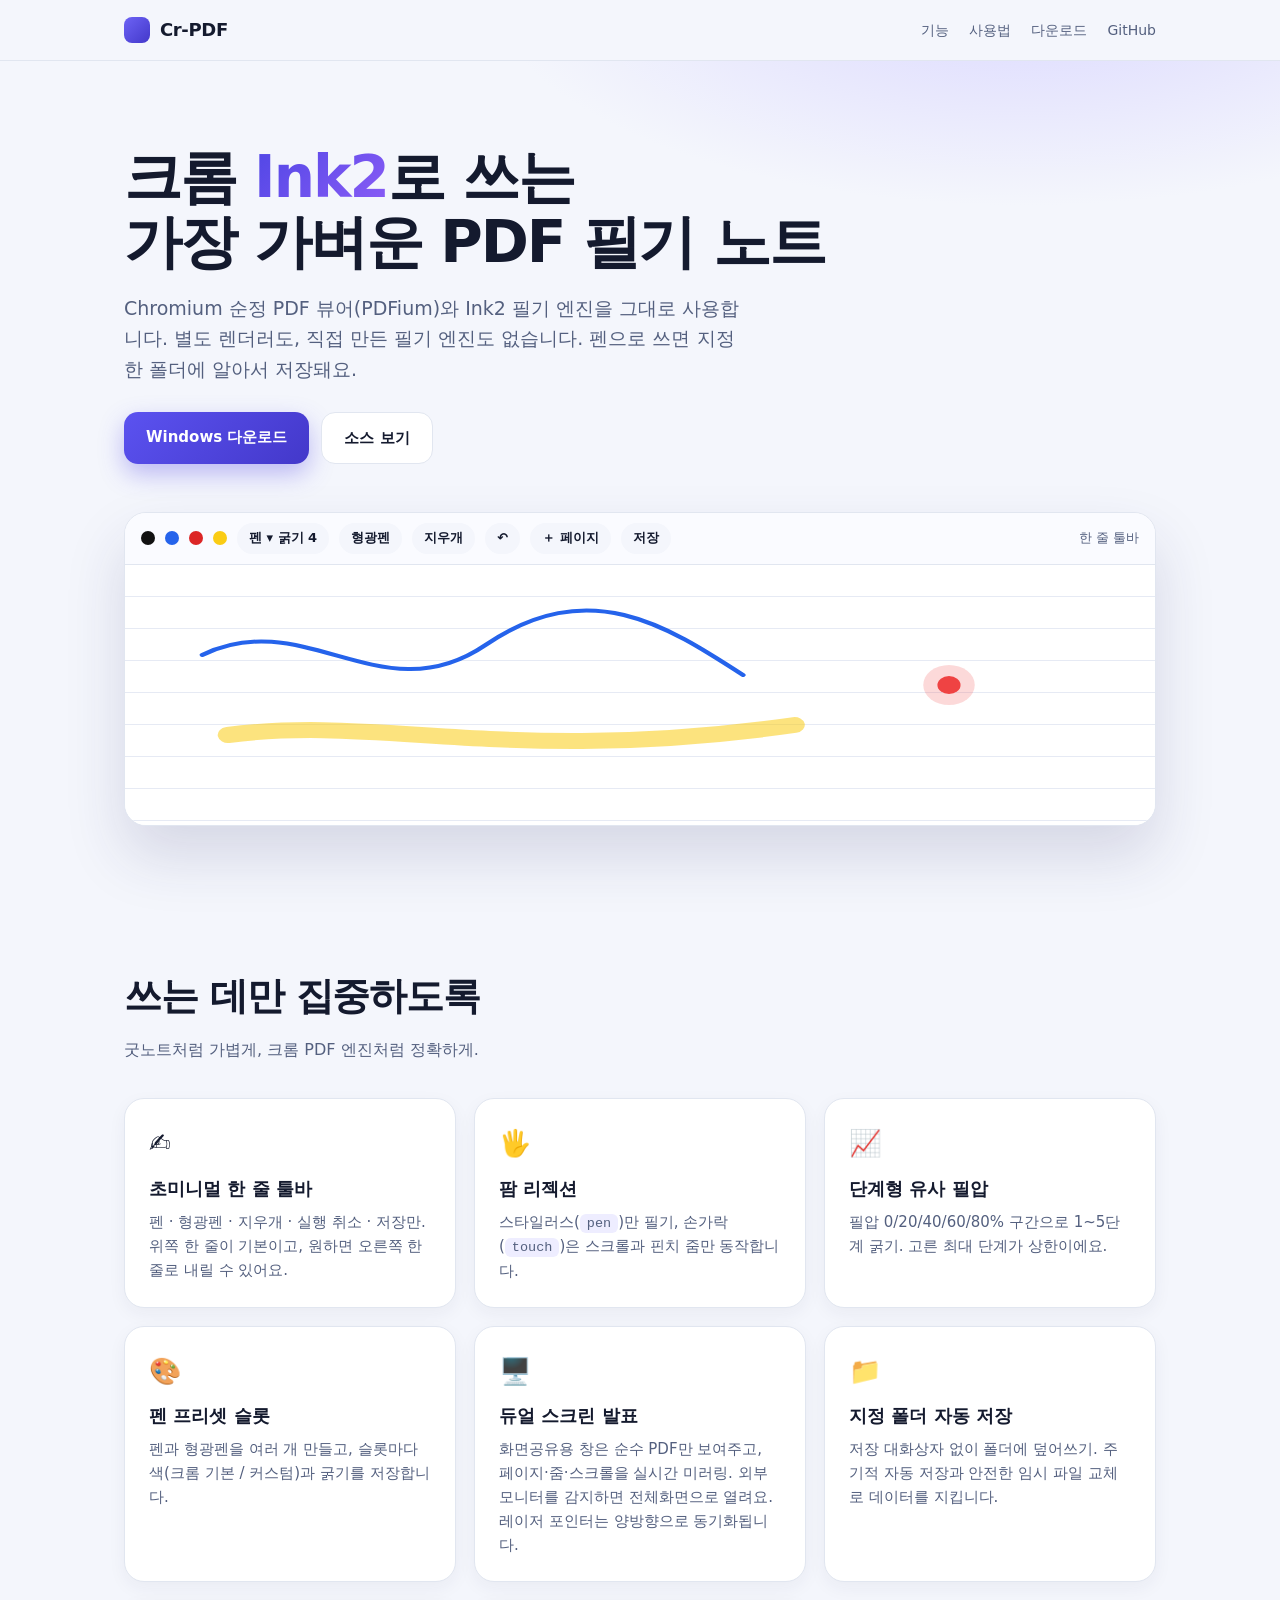
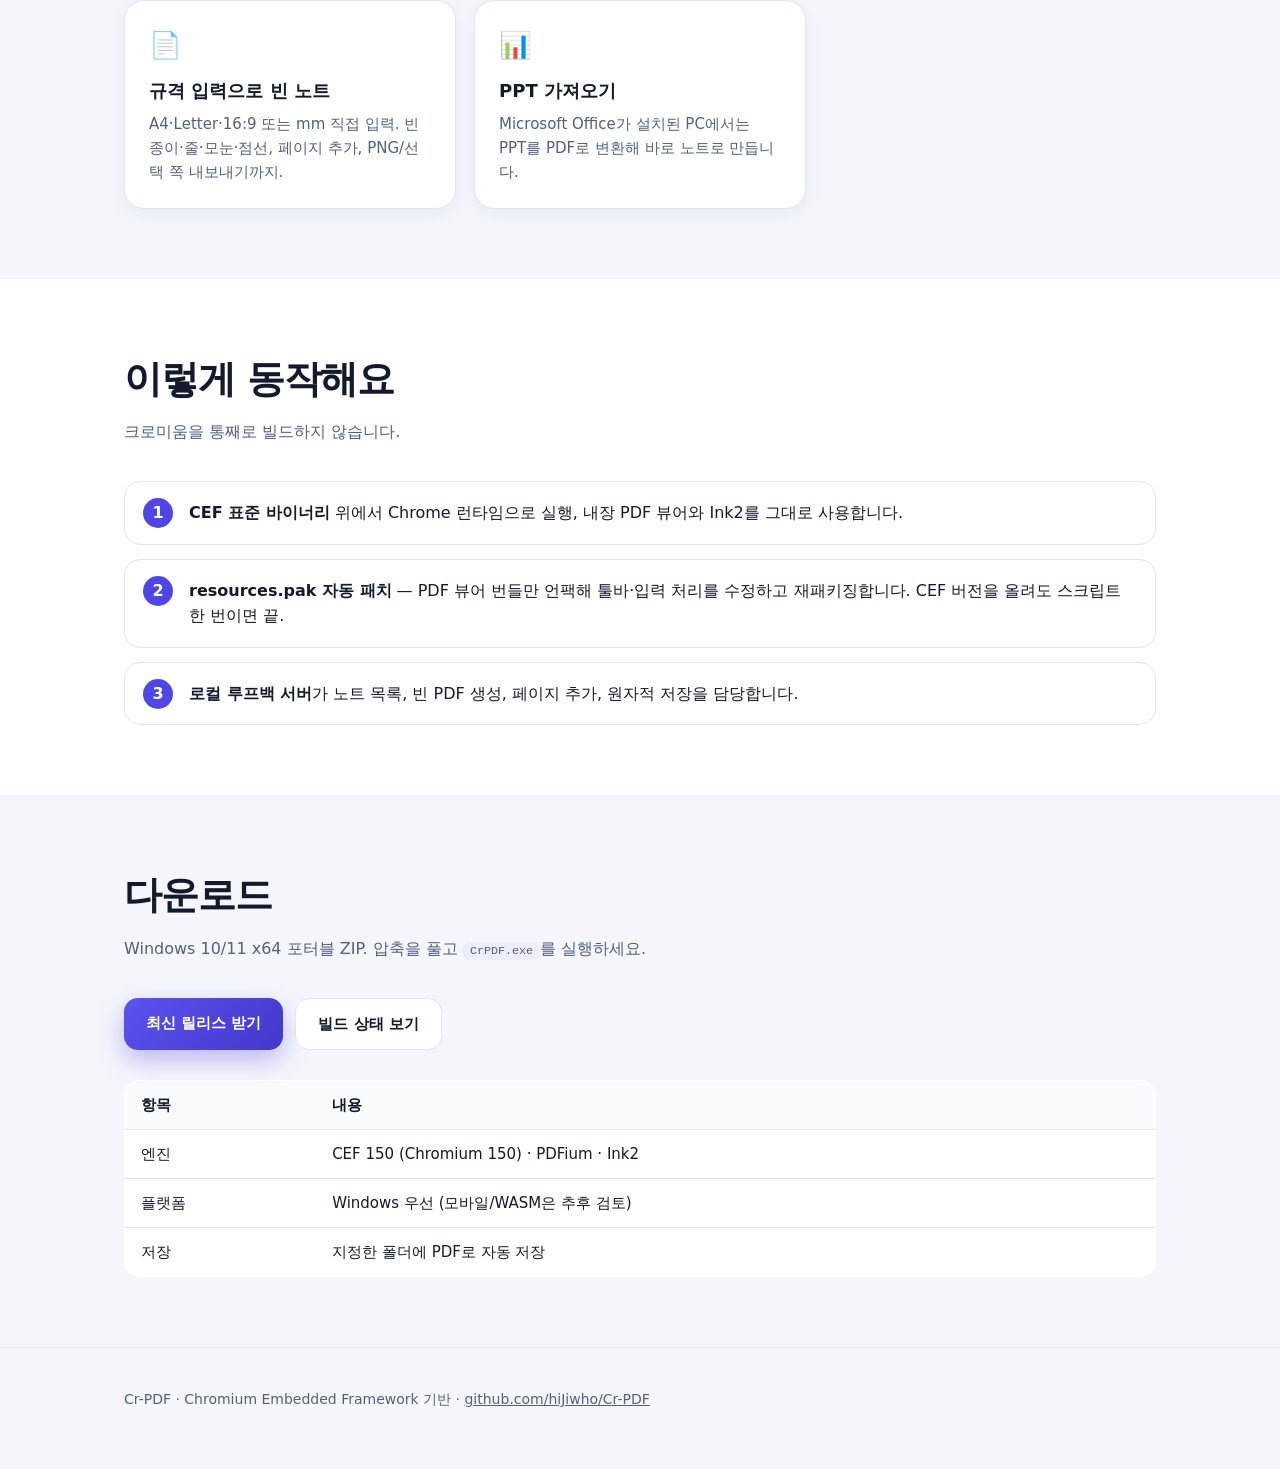
<file: site/index.html>
<!DOCTYPE html>
<html lang="ko">
<head>
<meta charset="UTF-8">
<meta name="viewport" content="width=device-width, initial-scale=1">
<title>Cr-PDF — Chromium Ink2로 쓰는 PDF 필기 노트</title>
<meta name="description" content="CEF + Chromium 순정 PDFium/Ink2 기반 PDF 필기·발표 앱. 팜 리젝션, 유사 필압, 듀얼 스크린 발표, 지정 폴더 자동 저장.">
<style>
:root{--ink:#141A2E;--mut:#54607F;--ac:#4F46E5;--bg:#F4F6FC;--line:#E1E6F0}
*{box-sizing:border-box}html{scroll-behavior:smooth}
body{margin:0;font-family:Pretendard,"Noto Sans KR","Malgun Gothic",system-ui,sans-serif;color:var(--ink);background:var(--bg);line-height:1.6}
a{color:inherit}
.wrap{max-width:1080px;margin:0 auto;padding:0 24px}
nav{position:sticky;top:0;z-index:5;background:rgba(244,246,252,.85);backdrop-filter:blur(10px);border-bottom:1px solid var(--line)}
nav .wrap{display:flex;align-items:center;justify-content:space-between;height:60px}
.logo{font-weight:800;letter-spacing:-.02em;font-size:18px;text-decoration:none;display:flex;gap:10px;align-items:center}
.logo i{width:26px;height:26px;border-radius:8px;background:linear-gradient(135deg,#6D63F5,#4338CA);display:inline-block}
nav a.l{margin-left:20px;text-decoration:none;color:var(--mut);font-size:14px}
.btn{display:inline-block;padding:13px 22px;border-radius:14px;font-weight:700;text-decoration:none;font-size:15px}
.p{background:linear-gradient(135deg,#5B52F0,#4338CA);color:#fff;box-shadow:0 10px 24px rgba(79,70,229,.35)}
.s{background:#fff;border:1px solid var(--line)}
header.hero{padding:84px 0 70px;background:radial-gradient(900px 380px at 80% -10%,#DAD7FF,transparent 60%)}
.hero h1{font-size:clamp(34px,5.5vw,58px);line-height:1.12;margin:0 0 18px;letter-spacing:-.035em}
.hero h1 em{font-style:normal;background:linear-gradient(135deg,#4F46E5,#8B5CF6);-webkit-background-clip:text;background-clip:text;color:transparent}
.hero p{font-size:19px;color:var(--mut);max-width:620px;margin:0 0 28px}
.cta{display:flex;gap:12px;flex-wrap:wrap}
.mock{margin-top:48px;border-radius:22px;background:#fff;border:1px solid var(--line);box-shadow:0 30px 60px rgba(40,40,100,.15);overflow:hidden}
.bar{display:flex;gap:10px;align-items:center;padding:10px 16px;border-bottom:1px solid var(--line);background:#FAFBFF;font-size:13px;color:var(--mut)}
.bar b{padding:5px 12px;border-radius:999px;background:var(--bg);color:var(--ink);font-weight:600}
.bar .dot{width:14px;height:14px;border-radius:50%}
.page{height:260px;background:repeating-linear-gradient(#fff 0 31px,#E6EAF4 31px 32px);position:relative}
.page svg{position:absolute;inset:0;width:100%;height:100%}
section{padding:70px 0}
h2{font-size:clamp(26px,3.6vw,38px);letter-spacing:-.03em;margin:0 0 10px}
.sub{color:var(--mut);margin:0 0 36px;max-width:640px}
.grid{display:grid;grid-template-columns:repeat(auto-fit,minmax(280px,1fr));gap:18px}
.card{background:#fff;border:1px solid var(--line);border-radius:20px;padding:24px;box-shadow:0 6px 18px rgba(30,30,80,.05)}
.card h3{margin:10px 0 6px;font-size:18px}.card p{margin:0;color:var(--mut);font-size:15px}
.ico{font-size:26px}
.steps{counter-reset:s;display:grid;gap:14px}
.steps div{background:#fff;border:1px solid var(--line);border-radius:16px;padding:18px 20px 18px 64px;position:relative}
.steps div::before{counter-increment:s;content:counter(s);position:absolute;left:18px;top:16px;width:30px;height:30px;border-radius:50%;background:var(--ac);color:#fff;display:grid;place-items:center;font-weight:700}
table{width:100%;border-collapse:collapse;background:#fff;border-radius:16px;overflow:hidden;border:1px solid var(--line)}
td,th{padding:12px 16px;text-align:left;border-bottom:1px solid var(--line);font-size:15px}th{background:#FAFBFF}
code{background:#EEEDFF;padding:2px 7px;border-radius:6px;font-size:.9em}
footer{padding:40px 0 60px;color:var(--mut);font-size:14px;border-top:1px solid var(--line)}
</style>
</head>
<body>
<nav><div class="wrap"><a class="logo" href="#"><i></i>Cr-PDF</a>
<div><a class="l" href="#features">기능</a><a class="l" href="#how">사용법</a><a class="l" href="#download">다운로드</a><a class="l" href="https://github.com/hiJiwho/Cr-PDF">GitHub</a></div></div></nav>

<header class="hero"><div class="wrap">
<h1>크롬 <em>Ink2</em>로 쓰는<br>가장 가벼운 PDF 필기 노트</h1>
<p>Chromium 순정 PDF 뷰어(PDFium)와 Ink2 필기 엔진을 그대로 사용합니다. 별도 렌더러도, 직접 만든 필기 엔진도 없습니다. 펜으로 쓰면 지정한 폴더에 알아서 저장돼요.</p>
<div class="cta"><a class="btn p" href="https://github.com/hiJiwho/Cr-PDF/releases/latest/download/Cr-PDF-windows-x64.zip">Windows 다운로드</a><a class="btn s" href="https://github.com/hiJiwho/Cr-PDF">소스 보기</a></div>
<div class="mock"><div class="bar"><span class="dot" style="background:#111"></span><span class="dot" style="background:#2563EB"></span><span class="dot" style="background:#DC2626"></span><span class="dot" style="background:#FACC15"></span><b>펜 ▾ 굵기 4</b><b>형광펜</b><b>지우개</b><b>↶</b><b>＋ 페이지</b><b>저장</b><span style="margin-left:auto">한 줄 툴바</span></div>
<div class="page"><svg viewBox="0 0 800 260" preserveAspectRatio="none"><path d="M60 90 C 140 40, 200 150, 280 80 S 420 60, 480 110" stroke="#2563EB" stroke-width="4" fill="none" stroke-linecap="round"/><path d="M80 170 C 200 150, 300 200, 520 160" stroke="#FACC15" stroke-width="16" fill="none" stroke-linecap="round" opacity=".55"/><circle cx="640" cy="120" r="9" fill="#EF4444"/><circle cx="640" cy="120" r="20" fill="#EF4444" opacity=".2"/></svg></div></div>
</div></header>

<section id="features"><div class="wrap">
<h2>쓰는 데만 집중하도록</h2><p class="sub">굿노트처럼 가볍게, 크롬 PDF 엔진처럼 정확하게.</p>
<div class="grid">
<div class="card"><div class="ico">✍️</div><h3>초미니멀 한 줄 툴바</h3><p>펜 · 형광펜 · 지우개 · 실행 취소 · 저장만. 위쪽 한 줄이 기본이고, 원하면 오른쪽 한 줄로 내릴 수 있어요.</p></div>
<div class="card"><div class="ico">🖐️</div><h3>팜 리젝션</h3><p>스타일러스(<code>pen</code>)만 필기, 손가락(<code>touch</code>)은 스크롤과 핀치 줌만 동작합니다.</p></div>
<div class="card"><div class="ico">📈</div><h3>단계형 유사 필압</h3><p>필압 0/20/40/60/80% 구간으로 1~5단계 굵기. 고른 최대 단계가 상한이에요.</p></div>
<div class="card"><div class="ico">🎨</div><h3>펜 프리셋 슬롯</h3><p>펜과 형광펜을 여러 개 만들고, 슬롯마다 색(크롬 기본 / 커스텀)과 굵기를 저장합니다.</p></div>
<div class="card"><div class="ico">🖥️</div><h3>듀얼 스크린 발표</h3><p>화면공유용 창은 순수 PDF만 보여주고, 페이지·줌·스크롤을 실시간 미러링. 외부 모니터를 감지하면 전체화면으로 열려요. 레이저 포인터는 양방향으로 동기화됩니다.</p></div>
<div class="card"><div class="ico">📁</div><h3>지정 폴더 자동 저장</h3><p>저장 대화상자 없이 폴더에 덮어쓰기. 주기적 자동 저장과 안전한 임시 파일 교체로 데이터를 지킵니다.</p></div>
<div class="card"><div class="ico">📄</div><h3>규격 입력으로 빈 노트</h3><p>A4·Letter·16:9 또는 mm 직접 입력. 빈 종이·줄·모눈·점선, 페이지 추가, PNG/선택 쪽 내보내기까지.</p></div>
<div class="card"><div class="ico">📊</div><h3>PPT 가져오기</h3><p>Microsoft Office가 설치된 PC에서는 PPT를 PDF로 변환해 바로 노트로 만듭니다.</p></div>
</div></div></section>

<section id="how" style="background:#fff"><div class="wrap">
<h2>이렇게 동작해요</h2><p class="sub">크로미움을 통째로 빌드하지 않습니다.</p>
<div class="steps">
<div><b>CEF 표준 바이너리</b> 위에서 Chrome 런타임으로 실행, 내장 PDF 뷰어와 Ink2를 그대로 사용합니다.</div>
<div><b>resources.pak 자동 패치</b> — PDF 뷰어 번들만 언팩해 툴바·입력 처리를 수정하고 재패키징합니다. CEF 버전을 올려도 스크립트 한 번이면 끝.</div>
<div><b>로컬 루프백 서버</b>가 노트 목록, 빈 PDF 생성, 페이지 추가, 원자적 저장을 담당합니다.</div>
</div></div></section>

<section id="download"><div class="wrap">
<h2>다운로드</h2><p class="sub">Windows 10/11 x64 포터블 ZIP. 압축을 풀고 <code>CrPDF.exe</code>를 실행하세요.</p>
<div class="cta"><a class="btn p" href="https://github.com/hiJiwho/Cr-PDF/releases/latest/download/Cr-PDF-windows-x64.zip">최신 릴리스 받기</a><a class="btn s" href="https://github.com/hiJiwho/Cr-PDF/actions">빌드 상태 보기</a></div>
<table style="margin-top:30px"><tr><th>항목</th><th>내용</th></tr>
<tr><td>엔진</td><td>CEF 150 (Chromium 150) · PDFium · Ink2</td></tr>
<tr><td>플랫폼</td><td>Windows 우선 (모바일/WASM은 추후 검토)</td></tr>
<tr><td>저장</td><td>지정한 폴더에 PDF로 자동 저장</td></tr></table>
</div></section>

<footer><div class="wrap">Cr-PDF · Chromium Embedded Framework 기반 · <a href="https://github.com/hiJiwho/Cr-PDF">github.com/hiJiwho/Cr-PDF</a></div></footer>
</body></html>
</file>
